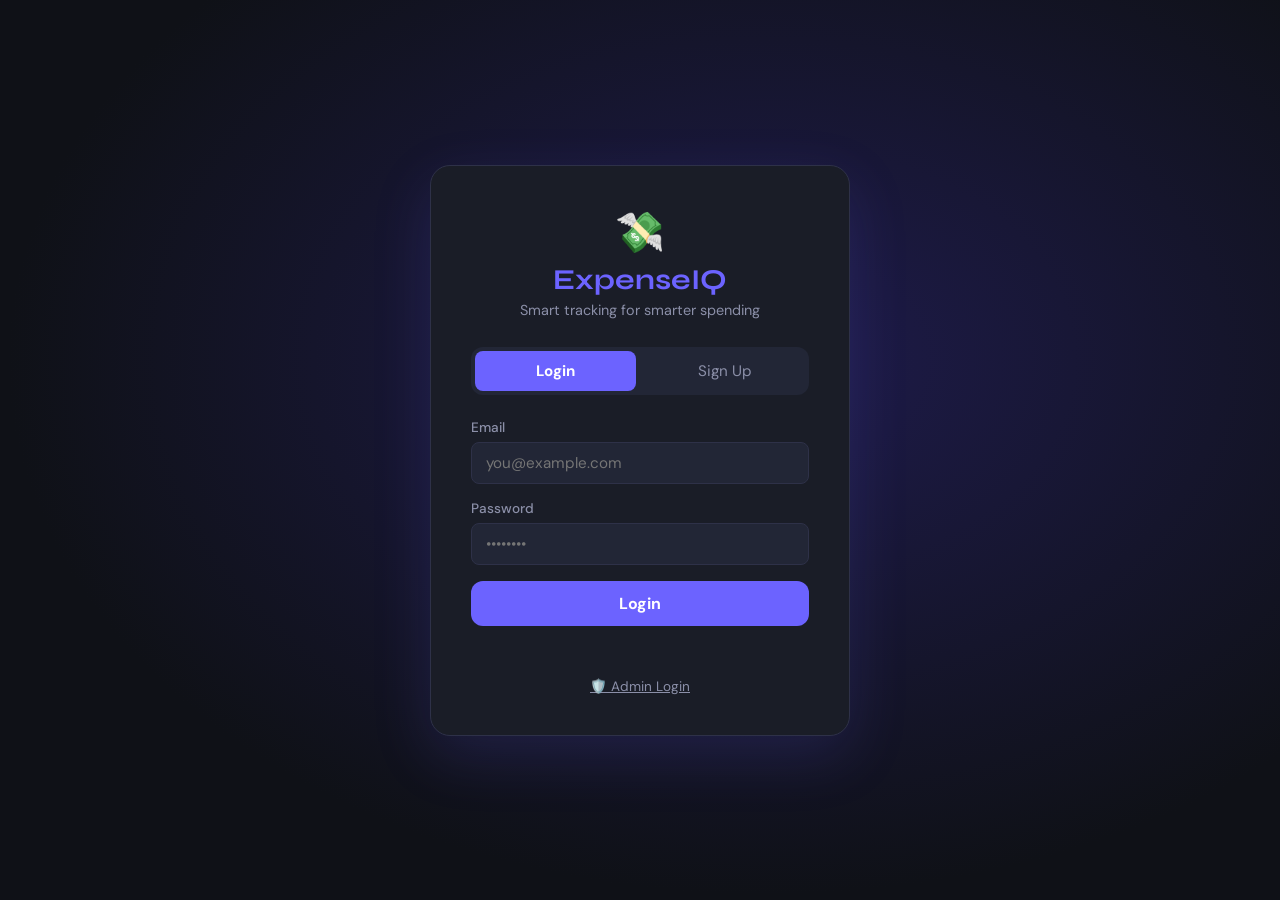
<file: frontend/pages/index.html>
<!DOCTYPE html>
<html lang="en">
<head>
  <meta charset="UTF-8" />
  <meta name="viewport" content="width=device-width, initial-scale=1.0"/>
  <title>Smart Expense Tracker – Login</title>
  <link rel="stylesheet" href="../css/style.css" />
  <link href="https://fonts.googleapis.com/css2?family=DM+Sans:wght@400;500;700&family=Syne:wght@700;800&display=swap" rel="stylesheet"/>
</head>
<body class="auth-page">

  <div class="auth-container">
    <div class="auth-brand">
      <span class="brand-icon">💸</span>
      <h1>ExpenseIQ</h1>
      <p>Smart tracking for smarter spending</p>
    </div>

    <!-- Tab toggle between Login and Signup -->
    <div class="auth-tabs">
      <button class="tab-btn active" onclick="showTab('login')">Login</button>
      <button class="tab-btn"        onclick="showTab('signup')">Sign Up</button>
    </div>

    <!-- LOGIN FORM -->
    <form id="login-form" class="auth-form" onsubmit="handleLogin(event)">
      <div class="form-group">
        <label>Email</label>
        <input type="email" id="login-email" placeholder="you@example.com" required />
      </div>
      <div class="form-group">
        <label>Password</label>
        <input type="password" id="login-password" placeholder="••••••••" required />
      </div>
      <button type="submit" class="btn-primary" id="login-btn">Login</button>
      <p id="login-msg" class="form-msg"></p>
    </form>

    <!-- SIGNUP FORM (hidden by default) -->
    <form id="signup-form" class="auth-form hidden" onsubmit="handleSignup(event)">
      <div class="form-group">
        <label>Full Name</label>
        <input type="text" id="signup-name" placeholder="Your Name" required />
      </div>
      <div class="form-group">
        <label>Email</label>
        <input type="email" id="signup-email" placeholder="you@example.com" required />
      </div>
      <div class="form-group">
        <label>Password</label>
        <input type="password" id="signup-password" placeholder="Min 6 characters" required />
      </div>
      <button type="submit" class="btn-primary" id="signup-btn">Create Account</button>
      <p id="signup-msg" class="form-msg"></p>
    </form>
    <p style="text-align:center; margin-top:16px; font-size:0.85rem;">
      <a href="admin-login.html" style="color:var(--text-muted)">🛡️ Admin Login</a>
    </p>
  </div>

  <script src="../js/api.js"></script>
  <script src="../js/auth.js"></script>
</body>
</html>
</file>
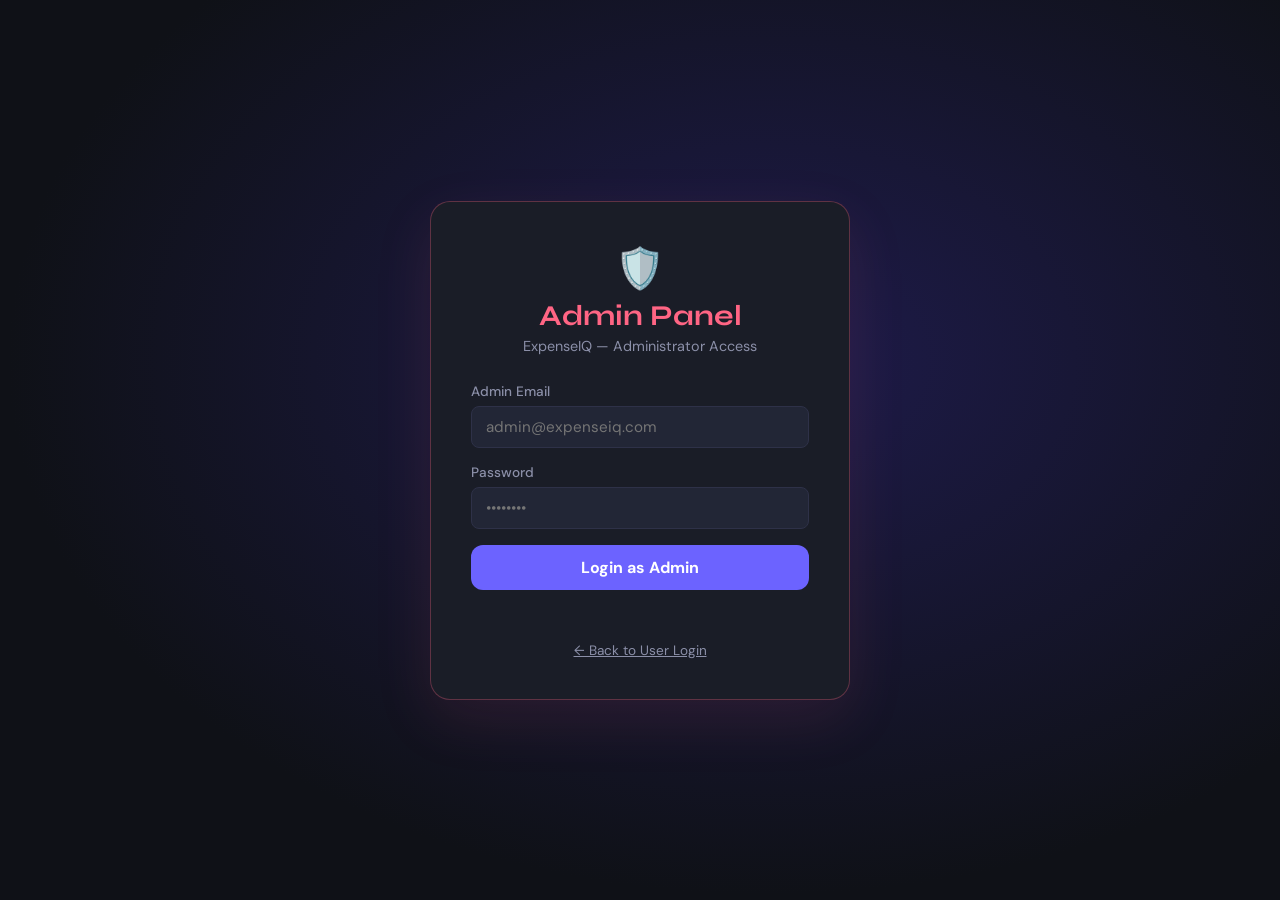
<file: frontend/pages/admin-login.html>
<!DOCTYPE html>
<html lang="en">
<head>
  <meta charset="UTF-8"/>
  <meta name="viewport" content="width=device-width, initial-scale=1.0"/>
  <title>Admin Login – ExpenseIQ</title>
  <link rel="stylesheet" href="../css/style.css"/>
  <link rel="stylesheet" href="../css/admin.css"/>
  <link href="https://fonts.googleapis.com/css2?family=DM+Sans:wght@400;500;700&family=Syne:wght@700;800&display=swap" rel="stylesheet"/>
</head>
<body class="auth-page admin-auth-page">

  <div class="auth-container admin-login-box">
    <div class="auth-brand">
      <span class="brand-icon">🛡️</span>
      <h1>Admin Panel</h1>
      <p>ExpenseIQ — Administrator Access</p>
    </div>

    <form id="admin-login-form" class="auth-form" onsubmit="handleAdminLogin(event)">
      <div class="form-group">
        <label>Admin Email</label>
        <input type="email" id="admin-email" placeholder="admin@expenseiq.com" required/>
      </div>
      <div class="form-group">
        <label>Password</label>
        <input type="password" id="admin-password" placeholder="••••••••" required/>
      </div>
      <button type="submit" class="btn-primary" id="admin-login-btn">Login as Admin</button>
      <p id="admin-login-msg" class="form-msg"></p>
    </form>

    <p style="text-align:center; margin-top:16px; font-size:0.85rem;">
      <a href="index.html" style="color:var(--text-muted)">← Back to User Login</a>
    </p>
  </div>

  <script src="../js/api.js"></script>
  <script src="../js/admin-auth.js"></script>
</body>
</html>
</file>
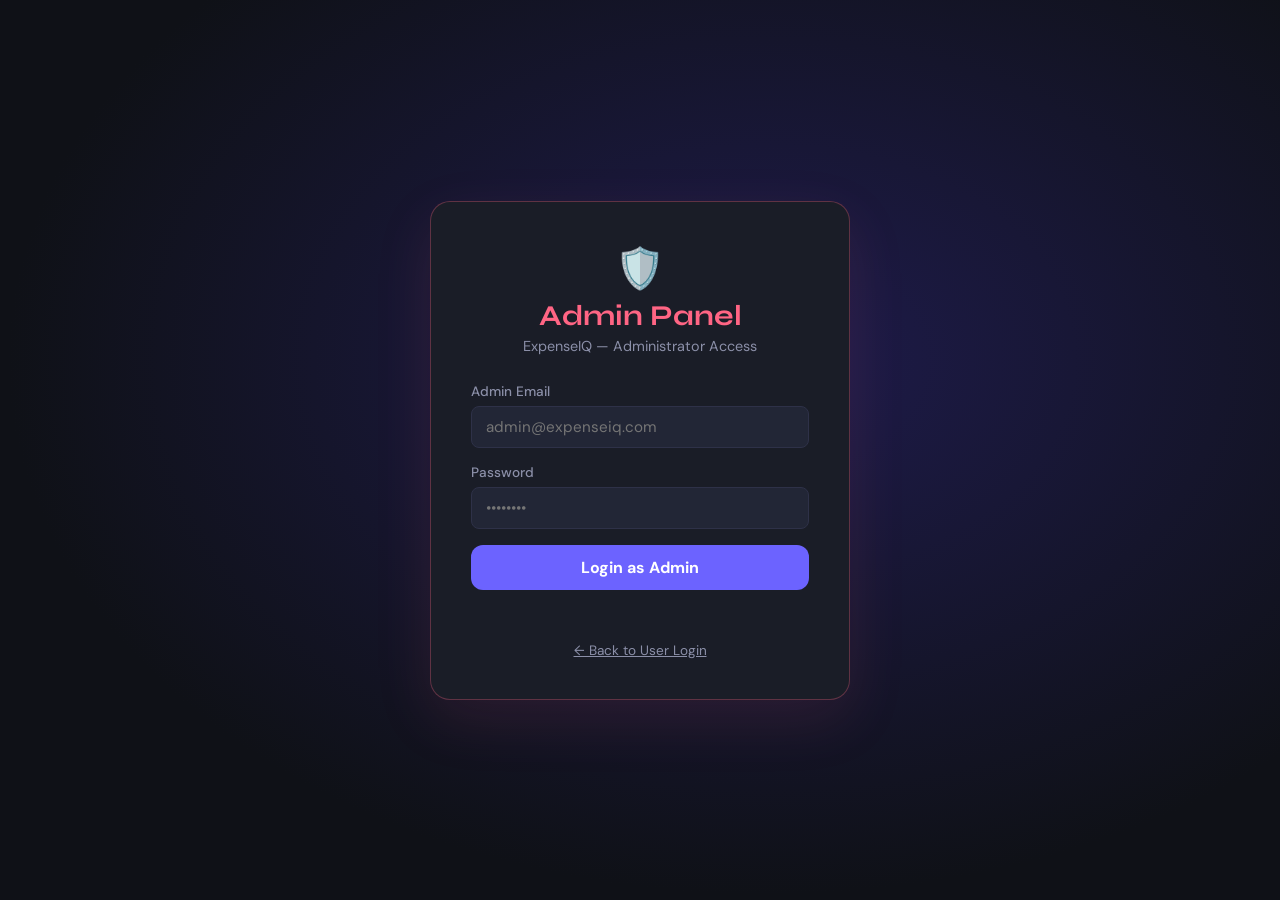
<file: frontend/pages/admin-logs.html>
<!DOCTYPE html>
<html lang="en">
<head>
  <meta charset="UTF-8"/>
  <meta name="viewport" content="width=device-width, initial-scale=1.0"/>
  <title>Activity Logs – Admin – ExpenseIQ</title>
  <link rel="stylesheet" href="../css/style.css"/>
  <link rel="stylesheet" href="../css/admin.css"/>
  <link href="https://fonts.googleapis.com/css2?family=DM+Sans:wght@400;500;700&family=Syne:wght@700;800&display=swap" rel="stylesheet"/>
</head>
<body>

  <aside class="sidebar admin-sidebar">
    <div class="sidebar-brand"><span>🛡️</span> Admin Panel</div>
    <nav>
      <a href="admin-dashboard.html" class="nav-link">📊 Overview</a>
      <a href="admin-users.html"     class="nav-link">👥 Users</a>
      <a href="admin-logs.html"      class="nav-link active">📋 Activity Logs</a>
    </nav>
    <div class="sidebar-footer">
      <span id="admin-name-display"></span>
      <button onclick="adminLogout()" class="btn-logout">Logout</button>
    </div>
  </aside>

  <main class="main-content">
    <div class="page-header">
      <h2>Activity Logs</h2>
      <span class="admin-badge">🛡️ Administrator</span>
    </div>

    <!-- Filter bar -->
    <div class="filters-bar" style="margin-bottom:20px;">
      <input type="text" id="log-search" placeholder="🔍 Search by email..." oninput="filterLogs()" style="max-width:280px;"/>
      <select id="log-action-filter" onchange="filterLogs()">
        <option value="">All Actions</option>
        <option value="login">Login</option>
        <option value="signup">Signup</option>
        <option value="failed_login">Failed Login</option>
        <option value="admin_login">Admin Login</option>
      </select>
    </div>

    <!-- Logs Table -->
    <div class="form-card">
      <table class="report-table">
        <thead>
          <tr>
            <th>#</th>
            <th>User Name</th>
            <th>Email</th>
            <th>Action</th>
            <th>Timestamp</th>
          </tr>
        </thead>
        <tbody id="logs-body">
          <tr><td colspan="5" style="text-align:center;color:var(--text-muted)">Loading logs...</td></tr>
        </tbody>
      </table>
    </div>
  </main>

  <script src="../js/api.js"></script>
  <script src="../js/admin-auth.js"></script>
  <script src="../js/admin-logs.js"></script>
</body>
</html>
</file>
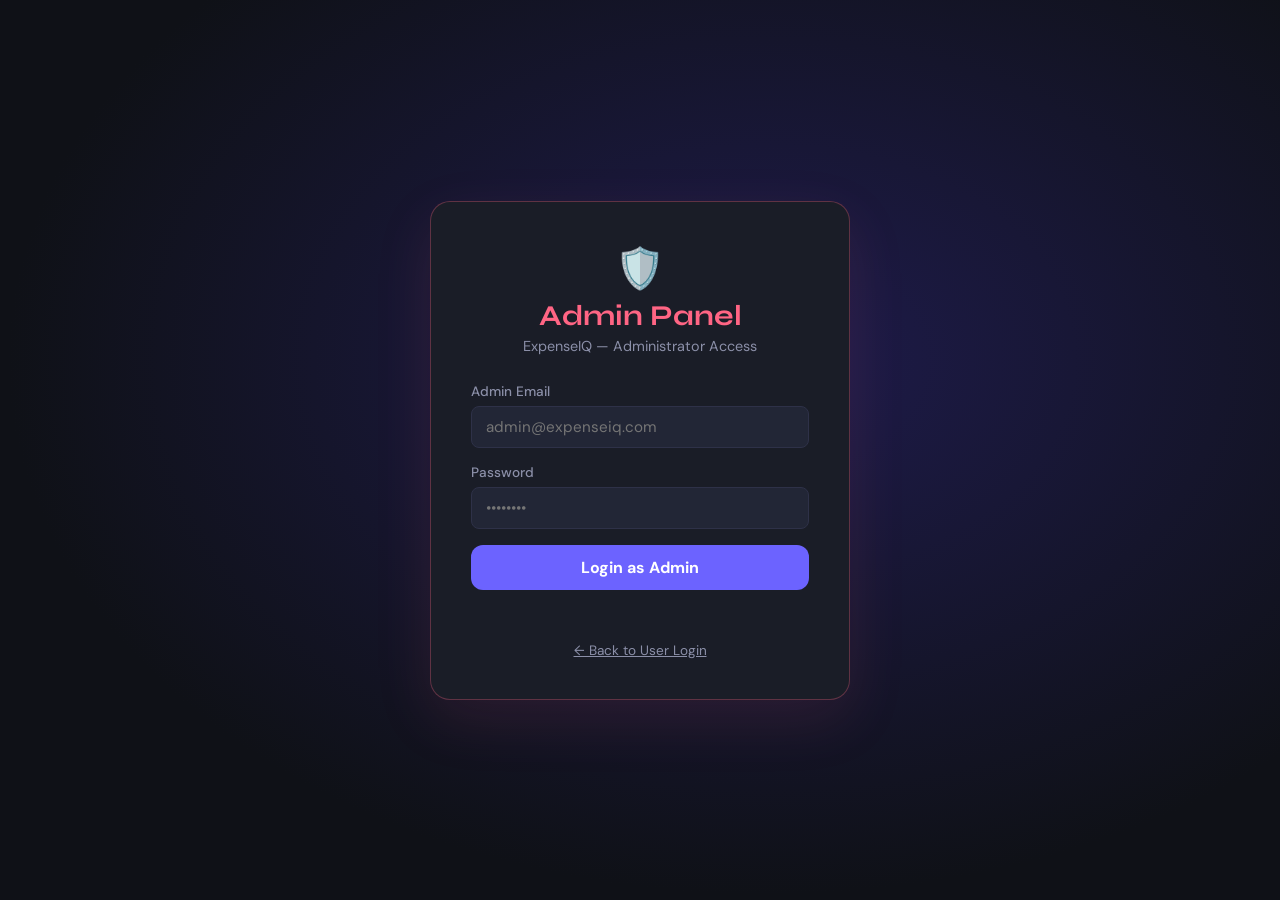
<file: frontend/pages/admin-users.html>
<!DOCTYPE html>
<html lang="en">
<head>
  <meta charset="UTF-8"/>
  <meta name="viewport" content="width=device-width, initial-scale=1.0"/>
  <title>Users – Admin – ExpenseIQ</title>
  <link rel="stylesheet" href="../css/style.css"/>
  <link rel="stylesheet" href="../css/admin.css"/>
  <link href="https://fonts.googleapis.com/css2?family=DM+Sans:wght@400;500;700&family=Syne:wght@700;800&display=swap" rel="stylesheet"/>
</head>
<body>

  <aside class="sidebar admin-sidebar">
    <div class="sidebar-brand"><span>🛡️</span> Admin Panel</div>
    <nav>
      <a href="admin-dashboard.html" class="nav-link">📊 Overview</a>
      <a href="admin-users.html"     class="nav-link active">👥 Users</a>
      <a href="admin-logs.html"      class="nav-link">📋 Activity Logs</a>
    </nav>
    <div class="sidebar-footer">
      <span id="admin-name-display"></span>
      <button onclick="adminLogout()" class="btn-logout">Logout</button>
    </div>
  </aside>

  <main class="main-content">
    <div class="page-header">
      <h2>All Users</h2>
      <span class="admin-badge">🛡️ Administrator</span>
    </div>

    <!-- Search bar -->
    <div class="filters-bar" style="margin-bottom:20px;">
      <input type="text" id="user-search" placeholder="🔍 Search by name or email..." oninput="filterUsers()" style="max-width:320px;"/>
    </div>

    <!-- Users Table -->
    <div class="form-card">
      <table class="report-table" id="users-table">
        <thead>
          <tr>
            <th>#</th>
            <th>Name</th>
            <th>Email</th>
            <th>Role</th>
            <th>Joined</th>
            <th>Transactions</th>
            <th>Total Spent</th>
            <th>Action</th>
          </tr>
        </thead>
        <tbody id="users-body">
          <tr><td colspan="8" style="text-align:center;color:var(--text-muted)">Loading users...</td></tr>
        </tbody>
      </table>
    </div>
  </main>

  <script src="../js/api.js"></script>
  <script src="../js/admin-auth.js"></script>
  <script src="../js/admin-users.js"></script>
</body>
</html>
</file>
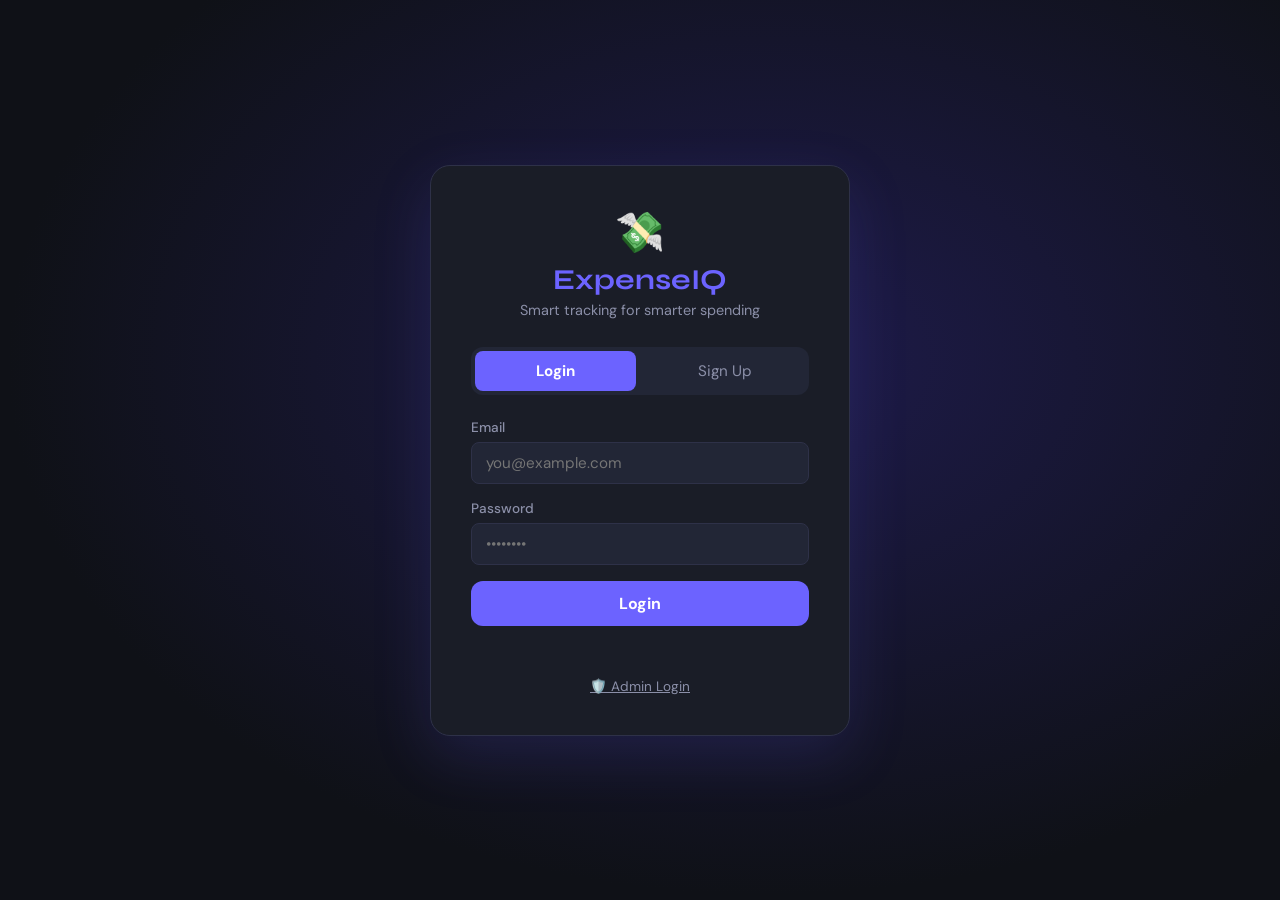
<file: frontend/pages/budgets.html>
<!DOCTYPE html>
<html lang="en">
<head>
  <meta charset="UTF-8"/>
  <meta name="viewport" content="width=device-width, initial-scale=1.0"/>
  <title>Budgets – ExpenseIQ</title>
  <link rel="stylesheet" href="../css/style.css"/>
  <link href="https://fonts.googleapis.com/css2?family=DM+Sans:wght@400;500;700&family=Syne:wght@700;800&display=swap" rel="stylesheet"/>
</head>
<body>

  <aside class="sidebar">
    <div class="sidebar-brand"><span>💸</span> ExpenseIQ</div>
    <nav>
      <a href="dashboard.html" class="nav-link">📊 Dashboard</a>
      <a href="transactions.html" class="nav-link">💳 Transactions</a>
      <a href="budgets.html" class="nav-link active">🎯 Budgets</a>
      <a href="reports.html" class="nav-link">📈 Reports</a>
    </nav>
    <div class="sidebar-footer">
      <span id="user-name-display"></span>
      <button onclick="logout()" class="btn-logout">Logout</button>
    </div>
  </aside>

  <main class="main-content">
    <div class="page-header">
      <h2>Budget Manager</h2>
      <input type="month" id="budget-month" onchange="loadBudgets()" />
    </div>

    <!-- Set Budget Form -->
    <div class="form-card">
      <h3>Set Budget Limit</h3>
      <form onsubmit="handleSetBudget(event)" class="transaction-form">
        <div class="form-row">
          <div class="form-group">
            <label>Category</label>
            <select id="budget-category" required>
              <option value="food">🍔 Food</option>
              <option value="travel">✈️ Travel</option>
              <option value="bills">💡 Bills</option>
              <option value="shopping">🛍️ Shopping</option>
              <option value="health">💊 Health</option>
              <option value="education">📚 Education</option>
              <option value="other">📦 Other</option>
            </select>
          </div>
          <div class="form-group">
            <label>Monthly Limit (₹)</label>
            <input type="number" id="budget-limit" placeholder="5000" min="1" required />
          </div>
        </div>
        <button type="submit" class="btn-primary">Set Budget</button>
        <p id="budget-msg" class="form-msg"></p>
      </form>
    </div>

    <!-- Budget Cards with Progress Bars -->
    <div id="budget-list" class="budget-list"></div>
  </main>

  <script src="../js/api.js"></script>
  <script src="../js/auth.js"></script>
  <script src="../js/budgets.js"></script>
</body>
</html>
</file>
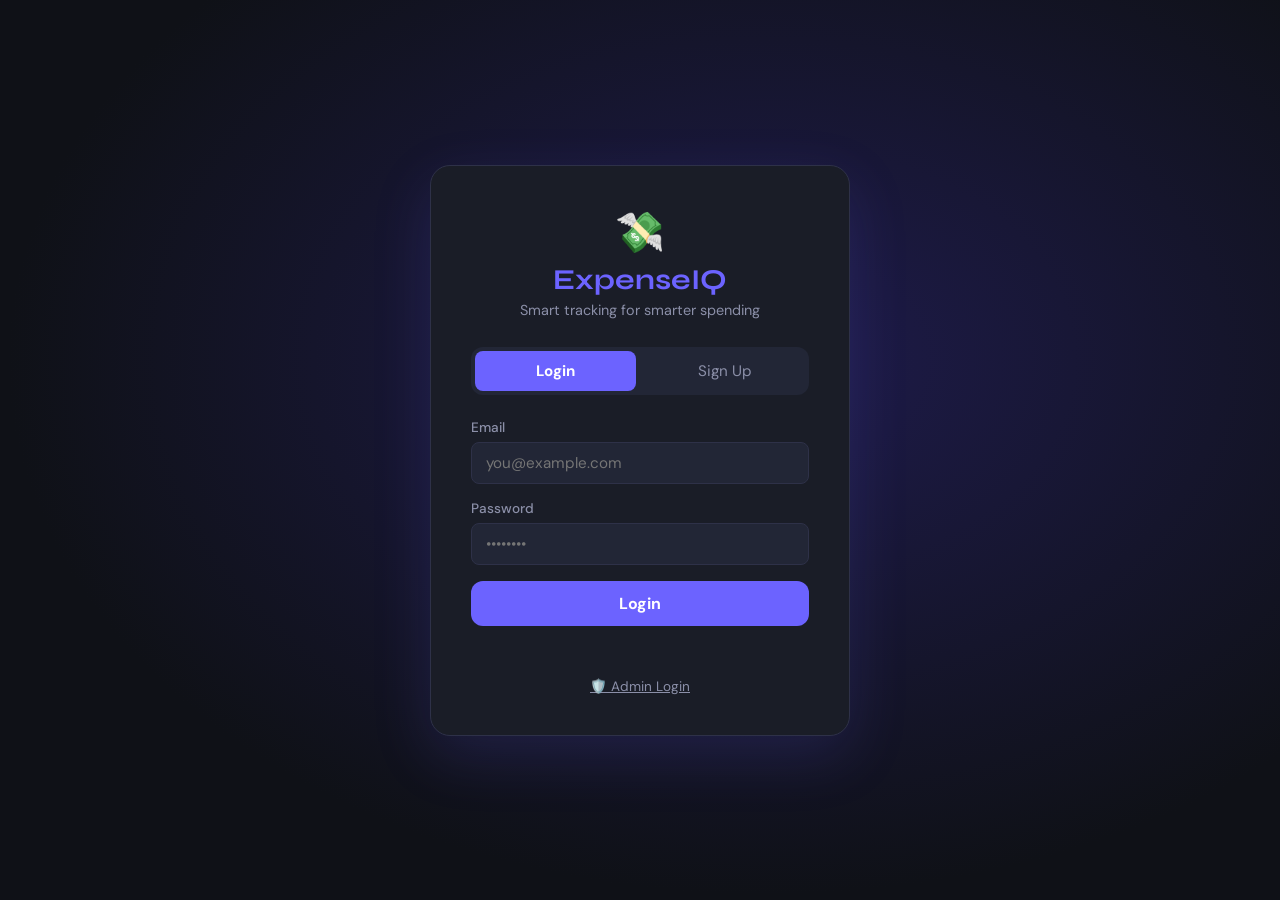
<file: frontend/pages/transactions.html>
<!DOCTYPE html>
<html lang="en">
<head>
  <meta charset="UTF-8"/>
  <meta name="viewport" content="width=device-width, initial-scale=1.0"/>
  <title>Transactions – ExpenseIQ</title>
  <link rel="stylesheet" href="../css/style.css"/>
  <link href="https://fonts.googleapis.com/css2?family=DM+Sans:wght@400;500;700&family=Syne:wght@700;800&display=swap" rel="stylesheet"/>
</head>
<body>

  <aside class="sidebar">
    <div class="sidebar-brand"><span>💸</span> ExpenseIQ</div>
    <nav>
      <a href="dashboard.html" class="nav-link">📊 Dashboard</a>
      <a href="transactions.html" class="nav-link active">💳 Transactions</a>
      <a href="budgets.html" class="nav-link">🎯 Budgets</a>
      <a href="reports.html" class="nav-link">📈 Reports</a>
    </nav>
    <div class="sidebar-footer">
      <span id="user-name-display"></span>
      <button onclick="logout()" class="btn-logout">Logout</button>
    </div>
  </aside>

  <main class="main-content">
    <div class="page-header">
      <h2>Transactions</h2>
    </div>

    <!-- Add Transaction Form -->
    <div class="form-card">
      <h3>Add New Transaction</h3>
      <form onsubmit="handleAddTransaction(event)" class="transaction-form">
        <div class="form-row">

          <div class="form-group">
            <label>Type</label>
            <select id="txn-type" required>
              <option value="expense">Expense</option>
              <option value="income">Income</option>
            </select>
          </div>

          <div class="form-group">
            <label>Amount (₹)</label>
            <input type="number" id="txn-amount" placeholder="500" min="1" required />
          </div>

          <div class="form-group">
            <label>Category</label>
            <select id="txn-category" required>
              <option value="food">🍔 Food</option>
              <option value="travel">✈️ Travel</option>
              <option value="bills">💡 Bills</option>
              <option value="shopping">🛍️ Shopping</option>
              <option value="health">💊 Health</option>
              <option value="education">📚 Education</option>
              <option value="salary">💼 Salary</option>
              <option value="other">📦 Other</option>
            </select>
          </div>

          <div class="form-group">
            <label>Date</label>
            <input type="date" id="txn-date" required />
          </div>

        </div>

        <div class="form-group full-width">
          <label>Description</label>
          <input type="text" id="txn-desc" placeholder="e.g. Lunch at cafe" required />
        </div>

        <button type="submit" class="btn-primary">Add Transaction</button>
        <p id="txn-msg" class="form-msg"></p>
      </form>
    </div>

    <!-- Filters -->
    <div class="filters-bar">
      <input type="month" id="filter-month" onchange="loadTransactions()" />
      <select id="filter-category" onchange="loadTransactions()">
        <option value="">All Categories</option>
        <option value="food">Food</option>
        <option value="travel">Travel</option>
        <option value="bills">Bills</option>
        <option value="shopping">Shopping</option>
        <option value="health">Health</option>
        <option value="education">Education</option>
        <option value="salary">Salary</option>
        <option value="other">Other</option>
      </select>
    </div>

    <!-- Transaction List -->
    <div id="transaction-list" class="transaction-list"></div>
  </main>

  <script src="../js/api.js"></script>
  <script src="../js/auth.js"></script>
  <script src="../js/transactions.js"></script>
</body>
</html>
</file>
<file: frontend/css/style.css>
/* ─── CSS Variables (theme colors) ─────────────────────────── */
:root {
  --bg:         #0f1117;
  --surface:    #1a1d27;
  --surface2:   #222636;
  --accent:     #6c63ff;
  --accent2:    #ff6584;
  --green:      #2ecc71;
  --red:        #e74c3c;
  --yellow:     #f39c12;
  --text:       #e8eaf0;
  --text-muted: #8b8fa8;
  --border:     #2e3148;
  --radius:     12px;
  --font-body:  'DM Sans', sans-serif;
  --font-head:  'Syne', sans-serif;
}

/* ─── Reset & Base ──────────────────────────────────────────── */
*, *::before, *::after { box-sizing: border-box; margin: 0; padding: 0; }

body {
  font-family: var(--font-body);
  background:  var(--bg);
  color:       var(--text);
  min-height:  100vh;
  display:     flex;
}

/* ─── AUTH PAGE ─────────────────────────────────────────────── */
body.auth-page {
  display:         flex;
  justify-content: center;
  align-items:     center;
  background: radial-gradient(ellipse at 60% 40%, #1e1b4b 0%, #0f1117 70%);
}

.auth-container {
  background:    var(--surface);
  border:        1px solid var(--border);
  border-radius: 20px;
  padding:       40px;
  width:         100%;
  max-width:     420px;
  box-shadow: 0 20px 60px rgba(108,99,255,0.15);
}

.auth-brand {
  text-align: center;
  margin-bottom: 28px;
}
.auth-brand .brand-icon { font-size: 2.5rem; }
.auth-brand h1 {
  font-family: var(--font-head);
  font-size: 1.8rem;
  color: var(--accent);
  margin-top: 4px;
}
.auth-brand p { color: var(--text-muted); font-size: 0.9rem; margin-top: 4px; }

.auth-tabs {
  display: flex;
  gap: 8px;
  margin-bottom: 24px;
  background: var(--surface2);
  padding: 4px;
  border-radius: var(--radius);
}
.tab-btn {
  flex: 1;
  padding: 10px;
  border: none;
  background: transparent;
  color: var(--text-muted);
  border-radius: 8px;
  cursor: pointer;
  font-family: var(--font-body);
  font-size: 0.95rem;
  transition: all 0.2s;
}
.tab-btn.active {
  background: var(--accent);
  color: #fff;
  font-weight: 700;
}

/* ─── FORMS ─────────────────────────────────────────────────── */
.auth-form { display: flex; flex-direction: column; gap: 16px; }
.form-group { display: flex; flex-direction: column; gap: 6px; }
.form-group label { font-size: 0.85rem; color: var(--text-muted); font-weight: 500; }

input, select, textarea {
  background:    var(--surface2);
  border:        1px solid var(--border);
  border-radius: 8px;
  color:         var(--text);
  padding:       10px 14px;
  font-size:     0.95rem;
  font-family:   var(--font-body);
  outline:       none;
  transition:    border-color 0.2s;
  width: 100%;
}
input:focus, select:focus {
  border-color: var(--accent);
}

.btn-primary {
  background:    var(--accent);
  color:         #fff;
  border:        none;
  border-radius: var(--radius);
  padding:       12px 24px;
  font-size:     1rem;
  font-weight:   700;
  cursor:        pointer;
  font-family:   var(--font-body);
  transition:    opacity 0.2s, transform 0.1s;
  width: 100%;
}
.btn-primary:hover   { opacity: 0.9; }
.btn-primary:active  { transform: scale(0.98); }

.btn-secondary {
  background:    transparent;
  color:         var(--accent);
  border:        1px solid var(--accent);
  border-radius: var(--radius);
  padding:       10px 20px;
  font-size:     0.9rem;
  font-weight:   600;
  cursor:        pointer;
  font-family:   var(--font-body);
  transition:    background 0.2s;
  white-space:   nowrap;
}
.btn-secondary:hover { background: rgba(108,99,255,0.1); }

.form-msg { font-size: 0.85rem; min-height: 20px; text-align: center; }
.form-msg.success { color: var(--green); }
.form-msg.error   { color: var(--red); }

.hidden { display: none !important; }

/* ─── SIDEBAR ───────────────────────────────────────────────── */
.sidebar {
  width:      240px;
  min-height: 100vh;
  background: var(--surface);
  border-right: 1px solid var(--border);
  display:    flex;
  flex-direction: column;
  padding:    24px 16px;
  position:   fixed;
  top: 0; left: 0; bottom: 0;
}

.sidebar-brand {
  font-family: var(--font-head);
  font-size:   1.3rem;
  color:       var(--accent);
  padding:     8px 12px 24px;
  letter-spacing: 0.5px;
}

nav { display: flex; flex-direction: column; gap: 4px; flex: 1; }

.nav-link {
  text-decoration: none;
  color:           var(--text-muted);
  padding:         10px 14px;
  border-radius:   var(--radius);
  font-size:       0.95rem;
  transition:      background 0.2s, color 0.2s;
}
.nav-link:hover  { background: var(--surface2); color: var(--text); }
.nav-link.active { background: rgba(108,99,255,0.15); color: var(--accent); font-weight: 600; }

.sidebar-footer {
  border-top:  1px solid var(--border);
  padding-top: 16px;
  display:     flex;
  flex-direction: column;
  gap: 8px;
}
.sidebar-footer span { font-size: 0.85rem; color: var(--text-muted); }
.btn-logout {
  background: transparent;
  border:     1px solid var(--border);
  color:      var(--text-muted);
  border-radius: var(--radius);
  padding:    8px;
  cursor:     pointer;
  font-family: var(--font-body);
  font-size:  0.85rem;
  transition: background 0.2s;
}
.btn-logout:hover { background: rgba(231,76,60,0.15); color: var(--red); border-color: var(--red); }

/* ─── MAIN CONTENT ──────────────────────────────────────────── */
.main-content {
  margin-left: 240px;
  padding:     32px;
  flex: 1;
  max-width: calc(100vw - 240px);
}

.page-header {
  display:         flex;
  justify-content: space-between;
  align-items:     center;
  margin-bottom:   28px;
}
.page-header h2 {
  font-family: var(--font-head);
  font-size:   1.6rem;
}

/* ─── SUMMARY CARDS ─────────────────────────────────────────── */
.cards-grid {
  display: grid;
  grid-template-columns: repeat(3, 1fr);
  gap: 16px;
  margin-bottom: 24px;
}

.card {
  background:    var(--surface);
  border:        1px solid var(--border);
  border-radius: var(--radius);
  padding:       20px 24px;
  border-left:   4px solid var(--border);
}
.income-card  { border-left-color: var(--green); }
.expense-card { border-left-color: var(--red); }
.balance-card { border-left-color: var(--accent); }

.card-label { font-size: 0.8rem; color: var(--text-muted); text-transform: uppercase; letter-spacing: 0.5px; margin-bottom: 8px; }
.card-value { font-family: var(--font-head); font-size: 1.8rem; }
.income-card  .card-value { color: var(--green); }
.expense-card .card-value { color: var(--red); }
.balance-card .card-value { color: var(--accent); }

/* ─── ALERTS ────────────────────────────────────────────────── */
.alerts-section { margin-bottom: 24px; display: flex; flex-direction: column; gap: 8px; }
.alert-box {
  background:    rgba(243,156,18,0.1);
  border:        1px solid var(--yellow);
  border-radius: var(--radius);
  padding:       12px 16px;
  color:         var(--yellow);
  font-size:     0.9rem;
}

/* ─── CHARTS ────────────────────────────────────────────────── */
.charts-row {
  display: grid;
  grid-template-columns: 1fr 1.5fr;
  gap: 16px;
}
.chart-box {
  background:    var(--surface);
  border:        1px solid var(--border);
  border-radius: var(--radius);
  padding:       20px;
}
.chart-box h4 { margin-bottom: 16px; color: var(--text-muted); font-size: 0.9rem; text-transform: uppercase; }

/* ─── FORM CARD ─────────────────────────────────────────────── */
.form-card {
  background:    var(--surface);
  border:        1px solid var(--border);
  border-radius: var(--radius);
  padding:       24px;
  margin-bottom: 24px;
}
.form-card h3 { margin-bottom: 20px; font-family: var(--font-head); }

.transaction-form { display: flex; flex-direction: column; gap: 16px; }
.form-row { display: grid; grid-template-columns: repeat(4, 1fr); gap: 16px; }
.full-width { grid-column: 1 / -1; }

/* ─── FILTERS ───────────────────────────────────────────────── */
.filters-bar {
  display: flex;
  gap: 12px;
  margin-bottom: 16px;
}
.filters-bar input,
.filters-bar select { max-width: 200px; }

/* ─── TRANSACTION LIST ──────────────────────────────────────── */
.transaction-list { display: flex; flex-direction: column; gap: 10px; }

.txn-item {
  background:    var(--surface);
  border:        1px solid var(--border);
  border-radius: var(--radius);
  padding:       14px 18px;
  display:       flex;
  justify-content: space-between;
  align-items:   center;
  transition:    border-color 0.2s;
}
.txn-item:hover { border-color: var(--accent); }

.txn-left   { display: flex; flex-direction: column; gap: 4px; }
.txn-desc   { font-weight: 600; }
.txn-meta   { font-size: 0.8rem; color: var(--text-muted); }
.txn-right  { display: flex; align-items: center; gap: 14px; }
.txn-amount { font-family: var(--font-head); font-size: 1.1rem; }
.txn-amount.income  { color: var(--green); }
.txn-amount.expense { color: var(--red); }
.btn-delete {
  background: transparent;
  border:     none;
  color:      var(--text-muted);
  cursor:     pointer;
  font-size:  1rem;
  padding:    4px;
  transition: color 0.2s;
}
.btn-delete:hover { color: var(--red); }

/* ─── BUDGET LIST ───────────────────────────────────────────── */
.budget-list { display: flex; flex-direction: column; gap: 12px; }

.budget-item {
  background:    var(--surface);
  border:        1px solid var(--border);
  border-radius: var(--radius);
  padding:       18px 20px;
}
.budget-item.alert { border-color: var(--yellow); }

.budget-header { display: flex; justify-content: space-between; margin-bottom: 10px; }
.budget-category { font-weight: 600; text-transform: capitalize; }
.budget-amounts  { font-size: 0.85rem; color: var(--text-muted); }

.progress-bar-bg {
  background:    var(--surface2);
  border-radius: 100px;
  height:        10px;
  overflow:      hidden;
}
.progress-bar-fill {
  height:        100%;
  border-radius: 100px;
  background:    var(--green);
  transition:    width 0.5s;
}
.progress-bar-fill.warning { background: var(--yellow); }
.progress-bar-fill.danger  { background: var(--red); }

.budget-alert-text { margin-top: 8px; font-size: 0.8rem; color: var(--yellow); }

/* ─── REPORT TABLE ──────────────────────────────────────────── */
.report-table {
  width: 100%;
  border-collapse: collapse;
  margin-top: 8px;
}
.report-table th,
.report-table td {
  padding: 12px 16px;
  text-align: left;
  border-bottom: 1px solid var(--border);
  font-size: 0.9rem;
}
.report-table th { color: var(--text-muted); text-transform: uppercase; font-size: 0.75rem; }
.report-table td:last-child { color: var(--accent); font-weight: 600; }

/* ─── Empty States ───────────────────────────────────────────── */
.empty-state {
  text-align: center;
  padding: 40px;
  color: var(--text-muted);
  font-size: 0.95rem;
}
</file>
<file: frontend/css/admin.css>
/* ─── Admin Specific Styles ─────────────────────────────────────── */

.admin-auth-page {
  background: radial-gradient(ellipse at 40% 60%, #1a1040 0%, #0f1117 70%);
}

.admin-login-box {
  border-color: rgba(255, 101, 132, 0.3);
  box-shadow: 0 20px 60px rgba(255, 101, 132, 0.1);
}

.admin-login-box .auth-brand h1 {
  color: #ff6584;
}

.admin-sidebar {
  background: #120f1a;
  border-right-color: #2a1a35;
}

.admin-sidebar .sidebar-brand {
  color: #ff6584;
}

.admin-sidebar .nav-link.active {
  background: rgba(255, 101, 132, 0.15);
  color: #ff6584;
}

.admin-sidebar .nav-link:hover {
  background: rgba(255, 101, 132, 0.08);
}

/* ─── Admin Badge ───────────────────────────────────────────────── */
.admin-badge {
  background: rgba(255, 101, 132, 0.15);
  color: #ff6584;
  border: 1px solid rgba(255, 101, 132, 0.3);
  padding: 6px 14px;
  border-radius: 100px;
  font-size: 0.82rem;
  font-weight: 600;
}

/* ─── Role Badge ────────────────────────────────────────────────── */
.role-badge {
  padding: 3px 10px;
  border-radius: 100px;
  font-size: 0.78rem;
  font-weight: 700;
  text-transform: uppercase;
}
.role-badge.admin {
  background: rgba(255, 101, 132, 0.15);
  color: #ff6584;
}
.role-badge.user {
  background: rgba(108, 99, 255, 0.15);
  color: #6c63ff;
}

/* ─── Log Action Badge ──────────────────────────────────────────── */
.log-action {
  padding: 3px 10px;
  border-radius: 6px;
  font-size: 0.82rem;
  font-weight: 600;
}
.log-action.login        { background: rgba(46,204,113,0.15);  color: #2ecc71; }
.log-action.signup       { background: rgba(108,99,255,0.15);  color: #6c63ff; }
.log-action.failed_login { background: rgba(231,76,60,0.15);   color: #e74c3c; }
.log-action.admin_login  { background: rgba(255,101,132,0.15); color: #ff6584; }

/* ─── Table improvements ────────────────────────────────────────── */
.report-table tbody tr:hover {
  background: rgba(255,255,255,0.03);
}
</file>
